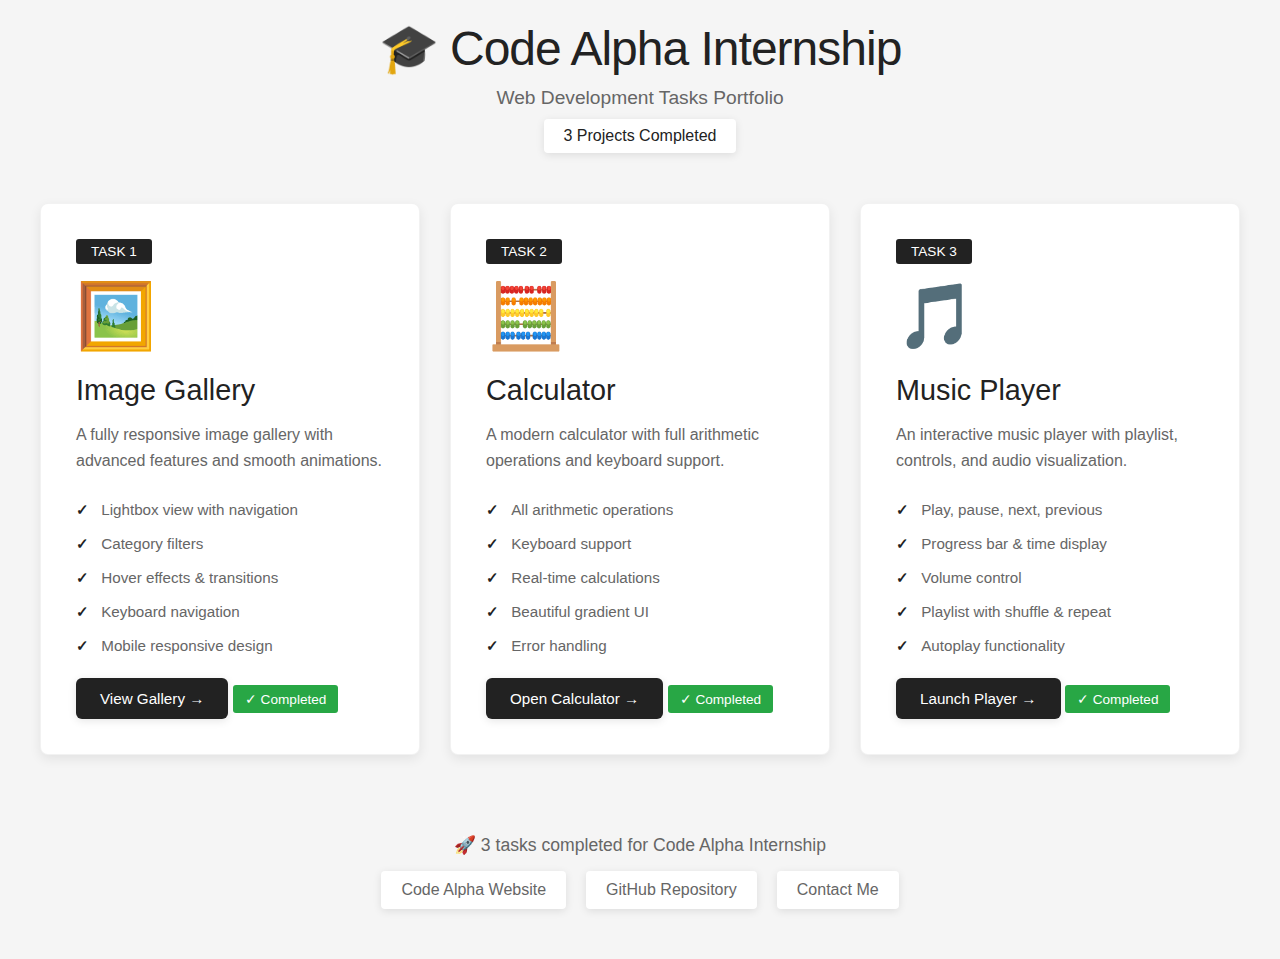
<file: index.html>
<!DOCTYPE html>
<html lang="en">
<head>
    <meta charset="UTF-8">
    <meta name="viewport" content="width=device-width, initial-scale=1.0">
    <title>Code Alpha Internship Tasks</title>
    <link rel="stylesheet" href="assets/css/index.css">
</head>
<body>
    <div class="container">
        <div class="header">
            <h1>🎓 Code Alpha Internship</h1>
            <p>Web Development Tasks Portfolio</p>
            <span class="badge">3 Projects Completed</span>
        </div>

        <div class="projects-grid">
            <!-- Task 1: Image Gallery -->
            <a href="gallery.html" class="project-card">
                <span class="task-number">TASK 1</span>
                <div class="project-icon">🖼️</div>
                <h2>Image Gallery</h2>
                <p>A fully responsive image gallery with advanced features and smooth animations.</p>
                <ul class="features">
                    <li>Lightbox view with navigation</li>
                    <li>Category filters</li>
                    <li>Hover effects & transitions</li>
                    <li>Keyboard navigation</li>
                    <li>Mobile responsive design</li>
                </ul>
                <span class="cta-button">View Gallery →</span>
                <div class="completion-badge">✓ Completed</div>
            </a>

            <!-- Task 2: Calculator -->
            <a href="calculator.html" class="project-card">
                <span class="task-number">TASK 2</span>
                <div class="project-icon">🧮</div>
                <h2>Calculator</h2>
                <p>A modern calculator with full arithmetic operations and keyboard support.</p>
                <ul class="features">
                    <li>All arithmetic operations</li>
                    <li>Keyboard support</li>
                    <li>Real-time calculations</li>
                    <li>Beautiful gradient UI</li>
                    <li>Error handling</li>
                </ul>
                <span class="cta-button">Open Calculator →</span>
                <div class="completion-badge">✓ Completed</div>
            </a>

            <!-- Task 3: Music Player -->
            <a href="player.html" class="project-card">
                <span class="task-number">TASK 3</span>
                <div class="project-icon">🎵</div>
                <h2>Music Player</h2>
                <p>An interactive music player with playlist, controls, and audio visualization.</p>
                <ul class="features">
                    <li>Play, pause, next, previous</li>
                    <li>Progress bar & time display</li>
                    <li>Volume control</li>
                    <li>Playlist with shuffle & repeat</li>
                    <li>Autoplay functionality</li>
                </ul>
                <span class="cta-button">Launch Player →</span>
                <div class="completion-badge">✓ Completed</div>
            </a>
        </div>

        <div class="footer">
            <p>🚀 3 tasks completed for Code Alpha Internship</p>
            <div class="footer-links">
                <a href="https://www.codealpha.tech" class="footer-link" target="_blank">Code Alpha Website</a>
                <a href="https://github.com" class="footer-link" target="_blank">GitHub Repository</a>
                <a href="mailto:your.email@example.com" class="footer-link">Contact Me</a>
            </div>
        </div>
    </div>

    <script src="assets/js/index.js"></script>
</body>
</html>
</file>
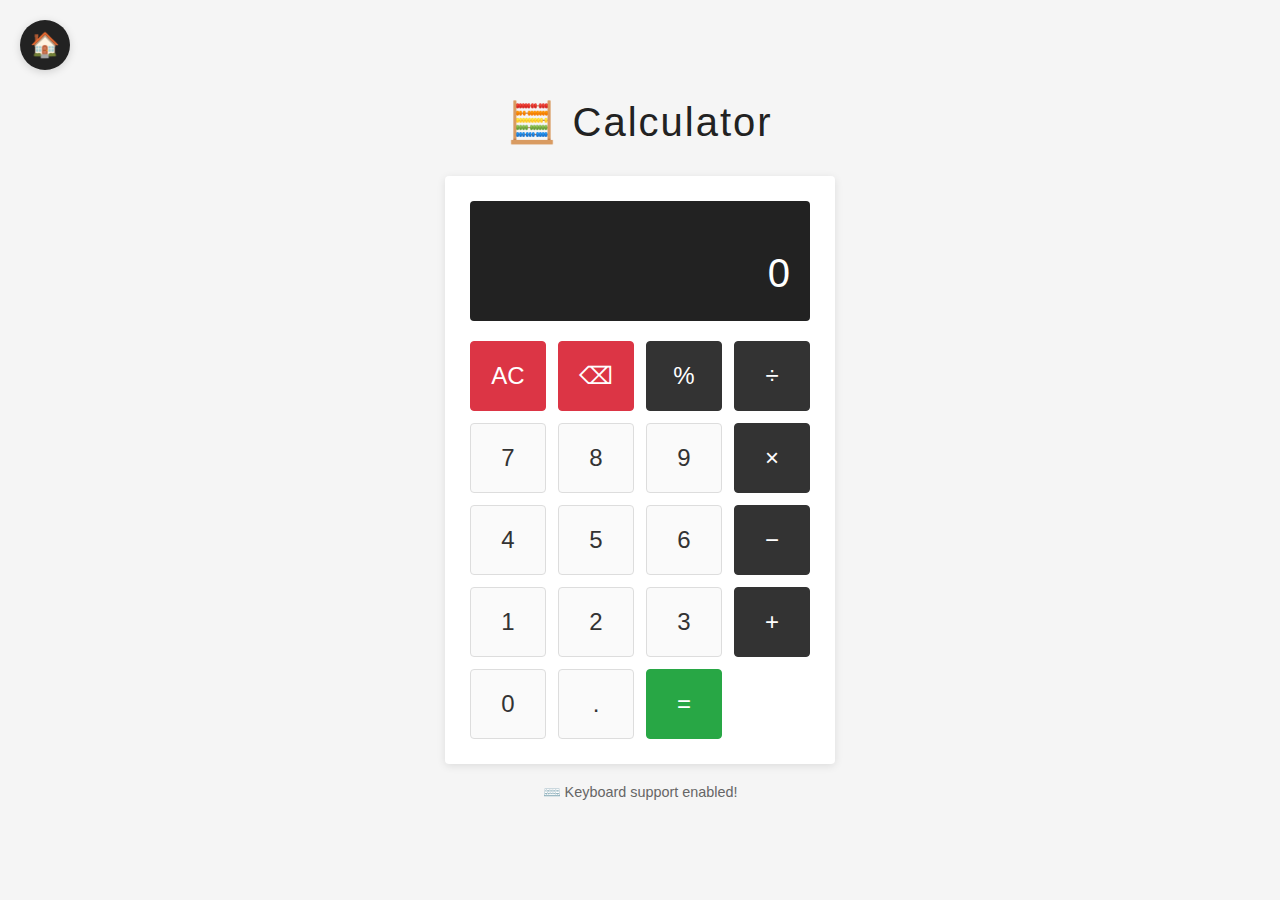
<file: calculator.html>
<!DOCTYPE html>
<html lang="en">
<head>
    <meta charset="UTF-8">
    <meta name="viewport" content="width=device-width, initial-scale=1.0">
    <title>Calculator - Code Alpha Task</title>
    <link rel="stylesheet" href="assets/css/calculator.css">
</head>
<body>
    <div class="calculator-container">
        <h1>🧮 Calculator</h1>

        <div class="calculator">
            <div class="display">
                <div class="display-history" id="history"></div>
                <div class="display-current" id="display">0</div>
            </div>

            <div class="buttons">
                <button class="btn-clear" onclick="clearAll()">AC</button>
                <button class="btn-clear" onclick="deleteLast()">⌫</button>
                <button class="btn-operator" onclick="appendOperator('%')">%</button>
                <button class="btn-operator" onclick="appendOperator('/')">÷</button>

                <button class="btn-number" onclick="appendNumber('7')">7</button>
                <button class="btn-number" onclick="appendNumber('8')">8</button>
                <button class="btn-number" onclick="appendNumber('9')">9</button>
                <button class="btn-operator" onclick="appendOperator('*')">×</button>

                <button class="btn-number" onclick="appendNumber('4')">4</button>
                <button class="btn-number" onclick="appendNumber('5')">5</button>
                <button class="btn-number" onclick="appendNumber('6')">6</button>
                <button class="btn-operator" onclick="appendOperator('-')">−</button>

                <button class="btn-number" onclick="appendNumber('1')">1</button>
                <button class="btn-number" onclick="appendNumber('2')">2</button>
                <button class="btn-number" onclick="appendNumber('3')">3</button>
                <button class="btn-operator" onclick="appendOperator('+')">+</button>

                <button class="btn-number" onclick="appendNumber('0')">0</button>
                <button class="btn-number" onclick="appendNumber('.')">.</button>
                <button class="btn-equals" onclick="calculate()">=</button>
            </div>
        </div>

        <div class="keyboard-hint">⌨️ Keyboard support enabled!</div>
    </div>

    <a href="index.html" class="back-home">🏠</a>

    <script src="assets/js/calculator.js"></script>
</body>
</html>
</file>
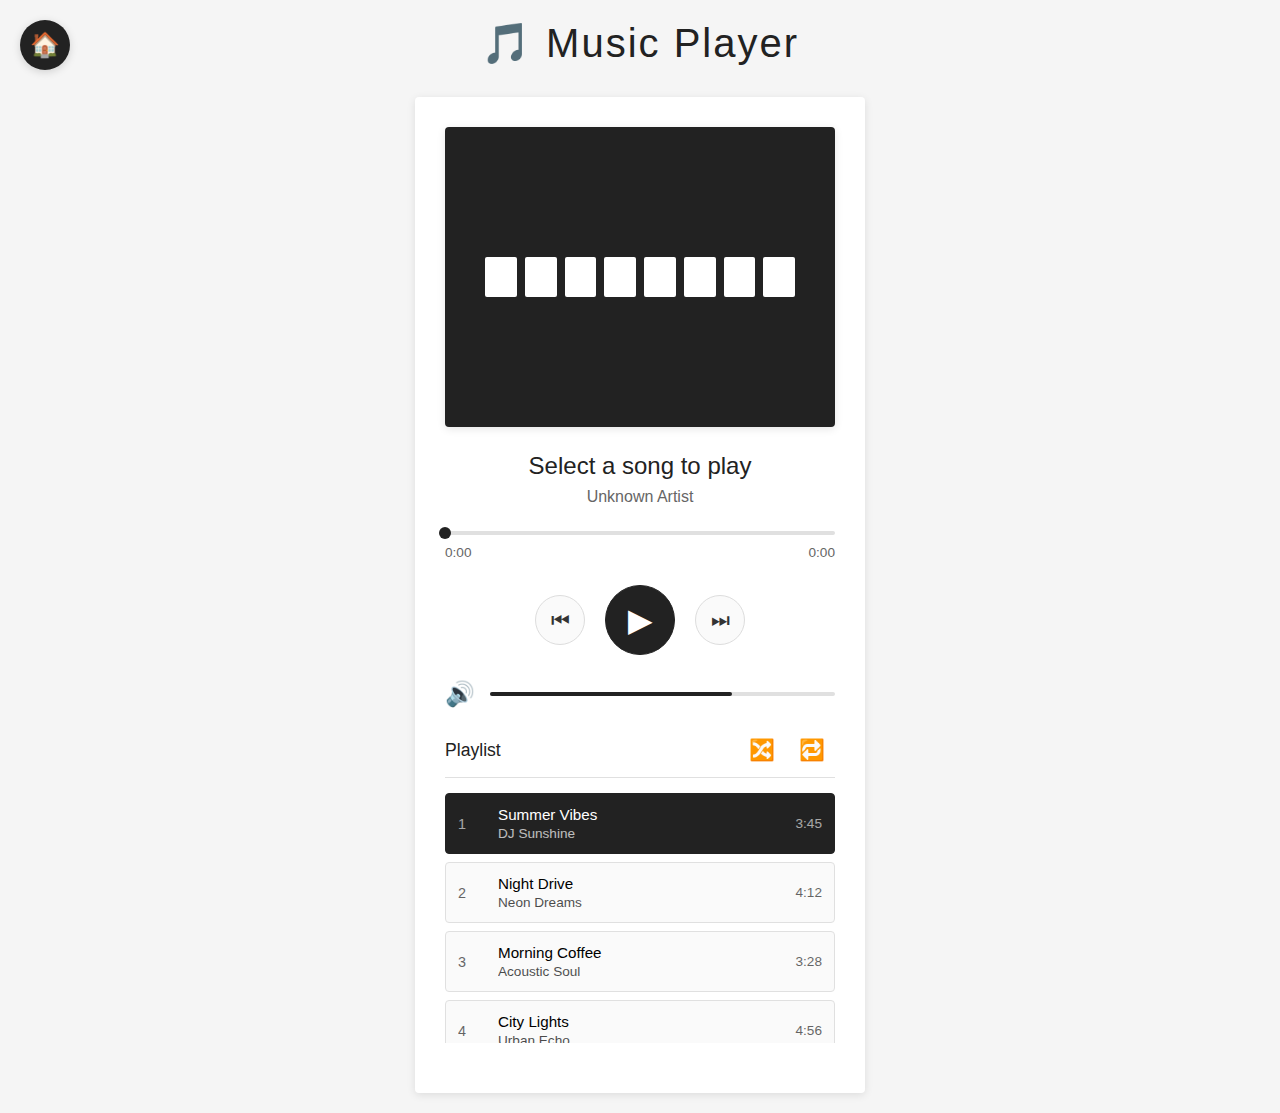
<file: player.html>
<!DOCTYPE html>
<html lang="en">
<head>
    <meta charset="UTF-8">
    <meta name="viewport" content="width=device-width, initial-scale=1.0">
    <title>Music Player - Code Alpha Task</title>
    <link rel="stylesheet" href="assets/css/player.css">
</head>
<body>
    <div class="player-container">
        <h1>🎵 Music Player</h1>

        <div class="music-player">
            <!-- Album Art -->
            <div class="album-art" id="albumArt">
                <div class="visualizer-bar"></div>
                <div class="visualizer-bar"></div>
                <div class="visualizer-bar"></div>
                <div class="visualizer-bar"></div>
                <div class="visualizer-bar"></div>
                <div class="visualizer-bar"></div>
                <div class="visualizer-bar"></div>
                <div class="visualizer-bar"></div>
            </div>

            <!-- Song Info -->
            <div class="song-info">
                <div class="song-title" id="songTitle">Select a song to play</div>
                <div class="song-artist" id="songArtist">Unknown Artist</div>
            </div>

            <!-- Progress Bar -->
            <div class="progress-container">
                <div class="progress-bar" id="progressBar">
                    <div class="progress" id="progress"></div>
                    <div class="progress-thumb" id="progressThumb"></div>
                </div>
                <div class="time-display">
                    <span id="currentTime">0:00</span>
                    <span id="duration">0:00</span>
                </div>
            </div>

            <!-- Controls -->
            <div class="controls">
                <button class="control-btn" id="prevBtn" title="Previous">⏮</button>
                <button class="control-btn play-btn" id="playBtn" title="Play">▶</button>
                <button class="control-btn" id="nextBtn" title="Next">⏭</button>
            </div>

            <!-- Volume Control -->
            <div class="volume-control">
                <span class="volume-icon" id="volumeIcon">🔊</span>
                <div class="volume-slider" id="volumeSlider">
                    <div class="volume-level" id="volumeLevel"></div>
                </div>
            </div>

            <!-- Playlist Header -->
            <div class="playlist-header">
                <h3>Playlist</h3>
                <div>
                    <button class="shuffle-btn" id="shuffleBtn" title="Shuffle">🔀</button>
                    <button class="repeat-btn" id="repeatBtn" title="Repeat">🔁</button>
                </div>
            </div>

            <!-- Playlist -->
            <div class="playlist" id="playlist"></div>

            <!-- Hidden Audio Element -->
            <audio id="audio"></audio>
        </div>
    </div>

    <a href="index.html" class="back-home">🏠</a>

    <script src="assets/js/player.js"></script>
</body>
</html>
</file>
<file: assets/css/index.css>
* {
    margin: 0;
    padding: 0;
    box-sizing: border-box;
}

body {
    font-family: 'Segoe UI', Tahoma, Geneva, Verdana, sans-serif;
    background: #f5f5f5;
    min-height: 100vh;
    display: flex;
    justify-content: center;
    align-items: center;
    padding: 20px;
}

.container {
    max-width: 1200px;
    width: 100%;
}

.header {
    text-align: center;
    margin-bottom: 50px;
    animation: fadeInDown 1s ease;
}

.header h1 {
    font-size: 3rem;
    color: #222;
    margin-bottom: 10px;
    font-weight: 300;
    letter-spacing: -1px;
}

.header p {
    font-size: 1.2rem;
    color: #666;
    font-weight: 300;
}

.badge {
    display: inline-block;
    background: white;
    padding: 8px 20px;
    border-radius: 4px;
    margin-top: 10px;
    color: #222;
    font-weight: 500;
    box-shadow: 0 2px 8px rgba(0,0,0,0.1);
}

@keyframes fadeInDown {
    from {
        opacity: 0;
        transform: translateY(-30px);
    }
    to {
        opacity: 1;
        transform: translateY(0);
    }
}

.projects-grid {
    display: grid;
    grid-template-columns: repeat(auto-fit, minmax(280px, 1fr));
    gap: 30px;
    margin-bottom: 50px;
}

.project-card {
    background: white;
    border-radius: 8px;
    padding: 35px;
    box-shadow: 0 4px 12px rgba(0,0,0,0.08);
    transition: all 0.4s cubic-bezier(0.175, 0.885, 0.32, 1.275);
    cursor: pointer;
    text-decoration: none;
    color: inherit;
    display: block;
    animation: fadeInUp 1s ease;
    animation-fill-mode: both;
    border: 1px solid rgba(0,0,0,0.05);
    position: relative;
    overflow: hidden;
}

.project-card::before {
    content: '';
    position: absolute;
    top: 0;
    left: -100%;
    width: 100%;
    height: 100%;
    background: linear-gradient(90deg, transparent, rgba(0,0,0,0.03), transparent);
    transition: left 0.5s ease;
}

.project-card:hover::before {
    left: 100%;
}

.project-card:nth-child(1) { animation-delay: 0.1s; }
.project-card:nth-child(2) { animation-delay: 0.2s; }
.project-card:nth-child(3) { animation-delay: 0.3s; }

@keyframes fadeInUp {
    from {
        opacity: 0;
        transform: translateY(30px);
    }
    to {
        opacity: 1;
        transform: translateY(0);
    }
}

.project-card:hover {
    box-shadow: 0 12px 28px rgba(0,0,0,0.15);
    transform: translateY(-8px);
    border-color: rgba(0,0,0,0.08);
}

.project-icon {
    font-size: 4rem;
    margin-bottom: 20px;
    display: block;
    transition: transform 0.3s ease;
}

.project-card:hover .project-icon {
    transform: scale(1.1) rotate(5deg);
}

.project-card h2 {
    font-size: 1.8rem;
    margin-bottom: 15px;
    color: #222;
    font-weight: 500;
}

.project-card p {
    color: #666;
    line-height: 1.6;
    margin-bottom: 20px;
    font-weight: 300;
}

.task-number {
    display: inline-block;
    background: #222;
    color: white;
    padding: 5px 15px;
    border-radius: 3px;
    font-size: 0.85rem;
    font-weight: 500;
    margin-bottom: 15px;
}

.features {
    list-style: none;
    margin-top: 20px;
}

.features li {
    padding: 8px 0;
    color: #666;
    font-size: 0.95rem;
    font-weight: 300;
}

.features li::before {
    content: "✓ ";
    color: #222;
    font-weight: 600;
    margin-right: 8px;
}

.cta-button {
    display: inline-block;
    background: #222;
    color: white;
    padding: 12px 24px;
    border-radius: 6px;
    text-decoration: none;
    font-weight: 500;
    transition: all 0.3s ease;
    margin-top: 15px;
    font-size: 0.95rem;
    box-shadow: 0 2px 8px rgba(0,0,0,0.1);
}

.cta-button:hover {
    background: #000;
    transform: translateX(5px);
    box-shadow: 0 4px 12px rgba(0,0,0,0.2);
}

.footer {
    text-align: center;
    padding: 30px 20px;
    color: #666;
    animation: fadeIn 1s ease 0.8s both;
}

@keyframes fadeIn {
    from { opacity: 0; }
    to { opacity: 1; }
}

.footer p {
    margin-bottom: 15px;
    font-size: 1.1rem;
    font-weight: 300;
}

.footer-links {
    display: flex;
    gap: 20px;
    justify-content: center;
    flex-wrap: wrap;
}

.footer-link {
    color: #666;
    text-decoration: none;
    padding: 10px 20px;
    background: white;
    border-radius: 4px;
    transition: all 0.3s ease;
    box-shadow: 0 2px 8px rgba(0,0,0,0.1);
    font-weight: 300;
}

.footer-link:hover {
    background: #222;
    color: white;
}

.completion-badge {
    display: inline-block;
    background: #28a745;
    color: white;
    padding: 6px 12px;
    border-radius: 3px;
    font-size: 0.85rem;
    font-weight: 500;
    margin-top: 15px;
}

@media (max-width: 768px) {
    .header h1 {
        font-size: 2rem;
    }

    .header p {
        font-size: 1rem;
    }

    .projects-grid {
        grid-template-columns: 1fr;
        gap: 20px;
    }

    .project-card {
        padding: 25px;
    }

    .project-card h2 {
        font-size: 1.5rem;
    }

    .project-icon {
        font-size: 3rem;
    }
}
</file>
<file: assets/css/calculator.css>
* {
    margin: 0;
    padding: 0;
    box-sizing: border-box;
}

body {
    font-family: 'Segoe UI', Tahoma, Geneva, Verdana, sans-serif;
    background: #f5f5f5;
    min-height: 100vh;
    display: flex;
    justify-content: center;
    align-items: center;
    padding: 20px;
}

.calculator-container {
    text-align: center;
}

h1 {
    color: #222;
    margin-bottom: 30px;
    font-size: 2.5rem;
    font-weight: 300;
    letter-spacing: 2px;
}

.calculator {
    background: white;
    border-radius: 4px;
    padding: 25px;
    box-shadow: 0 2px 8px rgba(0,0,0,0.1);
    max-width: 400px;
}

.display {
    background: #222;
    color: white;
    padding: 25px 20px;
    border-radius: 4px;
    margin-bottom: 20px;
    min-height: 100px;
    display: flex;
    flex-direction: column;
    justify-content: flex-end;
    align-items: flex-end;
    word-wrap: break-word;
    word-break: break-all;
}

.display-history {
    font-size: 0.9rem;
    opacity: 0.7;
    margin-bottom: 5px;
    min-height: 20px;
    font-weight: 300;
}

.display-current {
    font-size: 2.5rem;
    font-weight: 300;
    min-height: 45px;
}

.buttons {
    display: grid;
    grid-template-columns: repeat(4, 1fr);
    gap: 12px;
}

button {
    padding: 20px;
    font-size: 1.5rem;
    border: 1px solid #ddd;
    border-radius: 4px;
    cursor: pointer;
    transition: all 0.2s ease;
    font-weight: 400;
    background: #fafafa;
    color: #333;
}

button:hover {
    background: #f0f0f0;
}

button:active {
    transform: scale(0.98);
}

.btn-operator {
    background: #333;
    color: white;
    border-color: #333;
}

.btn-operator:hover {
    background: #222;
}

.btn-clear {
    background: #dc3545;
    color: white;
    border-color: #dc3545;
}

.btn-clear:hover {
    background: #c82333;
}

.btn-equals {
    background: #28a745;
    color: white;
    border-color: #28a745;
}

.btn-equals:hover {
    background: #218838;
}

.back-home {
    position: fixed;
    top: 20px;
    left: 20px;
    background: #222;
    color: white;
    width: 50px;
    height: 50px;
    border-radius: 50%;
    text-decoration: none;
    font-weight: 400;
    box-shadow: 0 2px 8px rgba(0,0,0,0.15);
    transition: all 0.3s ease;
    font-size: 1.5rem;
    display: flex;
    align-items: center;
    justify-content: center;
    z-index: 100;
}

.back-home:hover {
    background: #000;
    box-shadow: 0 4px 12px rgba(0,0,0,0.25);
    transform: scale(1.1);
}

.keyboard-hint {
    color: #666;
    margin-top: 20px;
    font-size: 0.9rem;
    font-weight: 300;
}

@media (max-width: 480px) {
    h1 {
        font-size: 2rem;
    }

    .calculator {
        padding: 20px;
    }

    .display-current {
        font-size: 2rem;
    }

    button {
        padding: 18px;
        font-size: 1.3rem;
    }

    .buttons {
        gap: 10px;
    }
}
</file>
<file: assets/css/player.css>
* {
    margin: 0;
    padding: 0;
    box-sizing: border-box;
}

body {
    font-family: 'Segoe UI', Tahoma, Geneva, Verdana, sans-serif;
    background: #f5f5f5;
    min-height: 100vh;
    display: flex;
    justify-content: center;
    align-items: center;
    padding: 20px;
}

.player-container {
    max-width: 450px;
    width: 100%;
}

h1 {
    text-align: center;
    color: #222;
    margin-bottom: 30px;
    font-size: 2.5rem;
    font-weight: 300;
    letter-spacing: 2px;
}

.music-player {
    background: white;
    border-radius: 4px;
    padding: 30px;
    box-shadow: 0 2px 8px rgba(0,0,0,0.1);
}

/* Album Art */
.album-art {
    width: 100%;
    height: 300px;
    background: #222;
    border-radius: 4px;
    display: flex;
    align-items: center;
    justify-content: center;
    gap: 8px;
    margin-bottom: 25px;
    box-shadow: 0 2px 8px rgba(0,0,0,0.1);
    padding: 40px;
}

.visualizer-bar {
    flex: 1;
    background: white;
    border-radius: 2px;
    height: 40px;
    transition: height 0.1s ease;
}

.album-art.playing .visualizer-bar:nth-child(1) {
    animation: pulse 0.6s ease-in-out infinite;
}

.album-art.playing .visualizer-bar:nth-child(2) {
    animation: pulse 0.7s ease-in-out infinite 0.1s;
}

.album-art.playing .visualizer-bar:nth-child(3) {
    animation: pulse 0.8s ease-in-out infinite 0.2s;
}

.album-art.playing .visualizer-bar:nth-child(4) {
    animation: pulse 0.7s ease-in-out infinite 0.3s;
}

.album-art.playing .visualizer-bar:nth-child(5) {
    animation: pulse 0.6s ease-in-out infinite 0.4s;
}

.album-art.playing .visualizer-bar:nth-child(6) {
    animation: pulse 0.8s ease-in-out infinite 0.5s;
}

.album-art.playing .visualizer-bar:nth-child(7) {
    animation: pulse 0.7s ease-in-out infinite 0.6s;
}

.album-art.playing .visualizer-bar:nth-child(8) {
    animation: pulse 0.6s ease-in-out infinite 0.7s;
}

@keyframes pulse {
    0%, 100% { height: 40px; }
    50% { height: 180px; }
}

/* Song Info */
.song-info {
    text-align: center;
    margin-bottom: 25px;
}

.song-title {
    font-size: 1.5rem;
    font-weight: 500;
    color: #222;
    margin-bottom: 8px;
}

.song-artist {
    font-size: 1rem;
    color: #666;
    font-weight: 300;
}

/* Progress Bar */
.progress-container {
    margin-bottom: 25px;
}

.progress-bar {
    width: 100%;
    height: 4px;
    background: #e0e0e0;
    border-radius: 2px;
    cursor: pointer;
    position: relative;
    margin-bottom: 10px;
}

.progress {
    height: 100%;
    background: #222;
    border-radius: 2px;
    width: 0%;
    transition: width 0.1s linear;
}

.progress-thumb {
    position: absolute;
    top: 50%;
    transform: translate(-50%, -50%);
    width: 12px;
    height: 12px;
    background: #222;
    border-radius: 50%;
    cursor: pointer;
    transition: all 0.2s ease;
}

.progress-thumb:hover {
    transform: translate(-50%, -50%) scale(1.3);
}

.time-display {
    display: flex;
    justify-content: space-between;
    font-size: 0.85rem;
    color: #666;
    font-weight: 300;
}

/* Controls */
.controls {
    display: flex;
    justify-content: center;
    align-items: center;
    gap: 20px;
    margin-bottom: 25px;
}

.control-btn {
    background: #fafafa;
    border: 1px solid #ddd;
    border-radius: 50%;
    width: 50px;
    height: 50px;
    display: flex;
    align-items: center;
    justify-content: center;
    cursor: pointer;
    font-size: 1.3rem;
    transition: all 0.3s ease;
    color: #333;
}

.control-btn:hover {
    background: #f0f0f0;
}

.play-btn {
    width: 70px;
    height: 70px;
    background: #222;
    color: white;
    font-size: 2rem;
    border-color: #222;
}

.play-btn:hover {
    background: #000;
}

/* Volume Control */
.volume-control {
    display: flex;
    align-items: center;
    gap: 15px;
    margin-bottom: 25px;
}

.volume-icon {
    font-size: 1.5rem;
    cursor: pointer;
    color: #666;
}

.volume-slider {
    flex: 1;
    height: 4px;
    background: #e0e0e0;
    border-radius: 2px;
    cursor: pointer;
    position: relative;
}

.volume-level {
    height: 100%;
    background: #222;
    border-radius: 2px;
    width: 70%;
}

/* Playlist */
.playlist-header {
    display: flex;
    justify-content: space-between;
    align-items: center;
    margin-bottom: 15px;
    padding-bottom: 10px;
    border-bottom: 1px solid #e0e0e0;
}

.playlist-header h3 {
    color: #222;
    font-size: 1.1rem;
    font-weight: 500;
}

.shuffle-btn, .repeat-btn {
    background: transparent;
    border: none;
    font-size: 1.3rem;
    cursor: pointer;
    padding: 5px 10px;
    transition: all 0.3s ease;
    color: #666;
}

.shuffle-btn:hover, .repeat-btn:hover {
    color: #222;
}

.shuffle-btn.active, .repeat-btn.active {
    color: #222;
}

.playlist {
    max-height: 250px;
    overflow-y: auto;
    margin-bottom: 20px;
}

.playlist::-webkit-scrollbar {
    width: 4px;
}

.playlist::-webkit-scrollbar-track {
    background: #f1f1f1;
    border-radius: 2px;
}

.playlist::-webkit-scrollbar-thumb {
    background: #222;
    border-radius: 2px;
}

.playlist-item {
    padding: 12px;
    margin-bottom: 8px;
    background: #fafafa;
    border-radius: 4px;
    cursor: pointer;
    transition: all 0.3s ease;
    display: flex;
    align-items: center;
    gap: 15px;
    border: 1px solid #e0e0e0;
}

.playlist-item:hover {
    background: #f0f0f0;
}

.playlist-item.active {
    background: #222;
    color: white;
    border-color: #222;
}

.playlist-item-number {
    font-weight: 500;
    opacity: 0.6;
    min-width: 25px;
    font-size: 0.9rem;
}

.playlist-item-info {
    flex: 1;
}

.playlist-item-title {
    font-weight: 500;
    margin-bottom: 3px;
    font-size: 0.95rem;
}

.playlist-item-artist {
    font-size: 0.85rem;
    opacity: 0.7;
    font-weight: 300;
}

.playlist-item-duration {
    font-size: 0.85rem;
    opacity: 0.6;
    font-weight: 300;
}

.back-home {
    position: fixed;
    top: 20px;
    left: 20px;
    background: #222;
    color: white;
    width: 50px;
    height: 50px;
    border-radius: 50%;
    text-decoration: none;
    font-weight: 400;
    box-shadow: 0 2px 8px rgba(0,0,0,0.15);
    transition: all 0.3s ease;
    font-size: 1.5rem;
    display: flex;
    align-items: center;
    justify-content: center;
    z-index: 100;
}

.back-home:hover {
    background: #000;
    box-shadow: 0 4px 12px rgba(0,0,0,0.25);
    transform: scale(1.1);
}

@media (max-width: 480px) {
    h1 {
        font-size: 2rem;
    }

    .album-art {
        height: 250px;
        font-size: 6rem;
    }

    .song-title {
        font-size: 1.3rem;
    }

    .control-btn {
        width: 45px;
        height: 45px;
        font-size: 1.1rem;
    }

    .play-btn {
        width: 60px;
        height: 60px;
        font-size: 1.8rem;
    }
}
</file>
